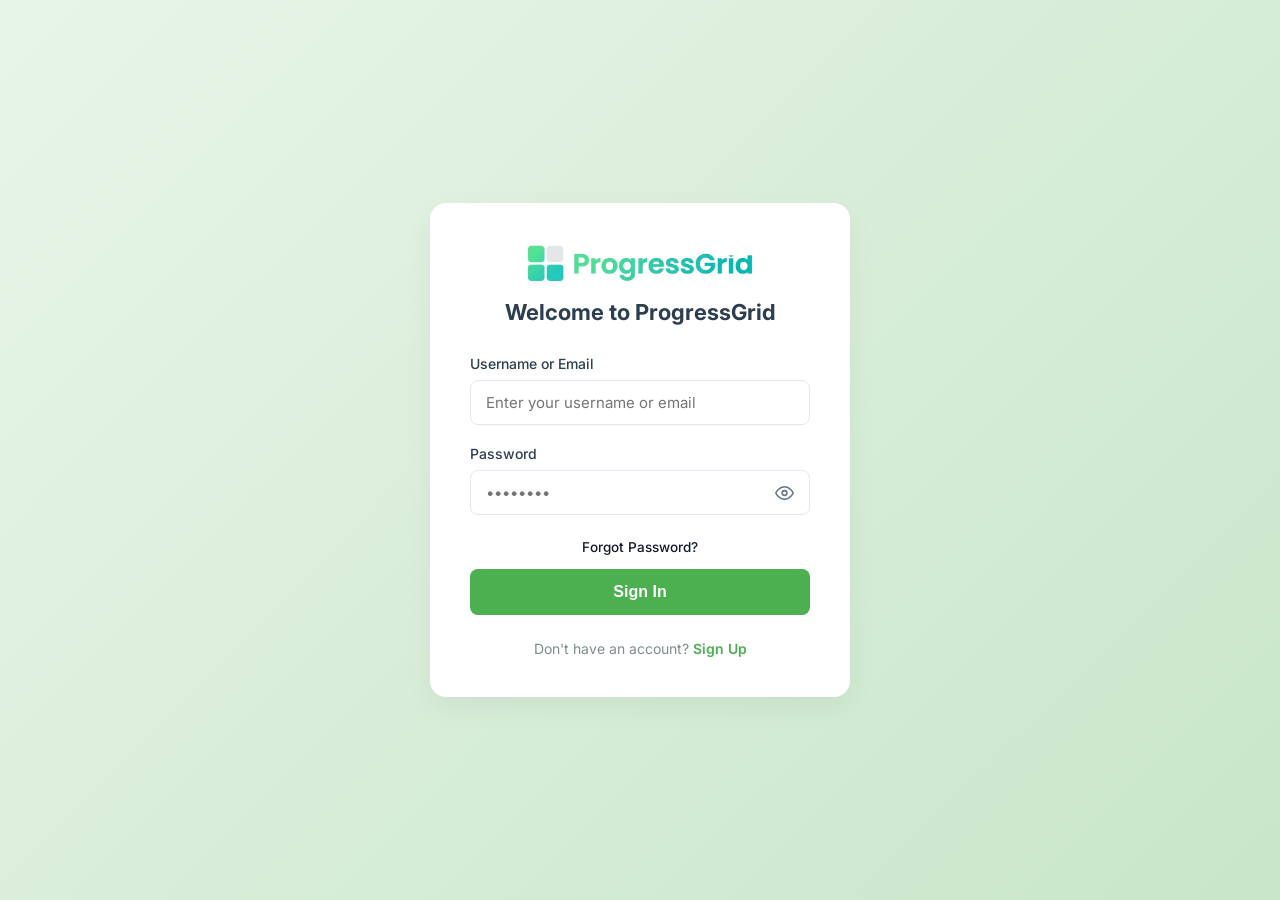
<file: login.html>
<!DOCTYPE html>
<html lang="en">
<head>
    <meta charset="UTF-8">
    <meta name="viewport" content="width=device-width, initial-scale=1.0">
    <meta http-equiv="Cache-Control" content="no-cache, no-store, must-revalidate">
    <meta http-equiv="Pragma" content="no-cache">
    <meta http-equiv="Expires" content="0">
    <title>ProgressGrid - Sign In</title>
    <link href="https://fonts.googleapis.com/css2?family=Inter:wght@300;400;500;600;700&display=swap" rel="stylesheet">
    <link rel="stylesheet" href="base.css?v=20261007-v2">
    <link rel="stylesheet" href="login.css?v=20261007-v2">
</head>
<body>

<div class="auth-container">
    <div class="auth-card">
        <div class="brand">
            <img src="logo.png?v=20" alt="ProgressGrid Logo" class="brand-logo">
            <h2>Welcome to ProgressGrid</h2>
        </div>

        <!-- Login Form -->
        <form id="loginForm" class="auth-form active">
            <div class="form-group">
                <label>Username or Email</label>
                <input type="text" id="loginUsername" required placeholder="Enter your username or email">
            </div>
            <div class="form-group">
                <label>Password</label>
                <div class="password-field-wrapper">
                    <input type="password" id="loginPassword" required placeholder="••••••••">
                    <button type="button" class="btn-toggle-eye" id="toggleLoginPass" aria-label="Toggle password visibility" title="Show or hide password">
                        <svg class="eye-open" width="19" height="19" viewBox="0 0 24 24" fill="none" stroke="currentColor" stroke-width="2" stroke-linecap="round" stroke-linejoin="round">
                            <path d="M1 12s4-8 11-8 11 8 11 8-4 8-11 8-11-8-11-8z"></path>
                            <circle cx="12" cy="12" r="3"></circle>
                        </svg>
                        <svg class="eye-closed" width="19" height="19" viewBox="0 0 24 24" fill="none" stroke="currentColor" stroke-width="2" stroke-linecap="round" stroke-linejoin="round" style="display: none;">
                            <path d="M17.94 17.94A10.07 10.07 0 0 1 12 20c-7 0-11-8-11-8a18.45 18.45 0 0 1 5.06-5.94M9.9 4.24A9.12 9.12 0 0 1 12 4c7 0 11 8 11 8a18.5 18.5 0 0 1-2.16 3.19m-6.72-1.07a3 3 0 1 1-4.24-4.24"></path>
                            <line x1="1" y1="1" x2="23" y2="23"></line>
                        </svg>
                    </button>
                </div>
            </div>
            <p class="error-msg" id="loginError"></p>
            <div class="forgot-container" style="display: flex; justify-content: center; align-items: center; text-align: center; margin: 4px auto 14px auto; width: 100%;">
                <a href="#" id="showForgot" class="forgot-link" style="color: #111827 !important; text-decoration: none !important; font-size: 13.5px; font-weight: 500; cursor: pointer; display: inline-block; text-align: center;">Forgot Password?</a>
            </div>
            <button type="submit" class="btn-primary" style="margin-top: 0;">Sign In</button>
            <p class="switch-mode">Don't have an account? <a href="#" id="showSignup">Sign Up</a></p>
        </form>

        <!-- Signup Form -->
        <form id="signupForm" class="auth-form">
            <div class="form-group">
                <label>Username</label>
                <input type="text" id="signupUsername" required placeholder="Choose a username">
            </div>
            <div class="form-group">
                <label>Email</label>
                <input type="email" id="signupEmail" required placeholder="your@email.com">
            </div>
            <div class="form-group">
                <label>Password</label>
                <div class="password-field-wrapper">
                    <input type="password" id="signupPassword" required minlength="6" placeholder="••••••••">
                    <button type="button" class="btn-toggle-eye" id="toggleSignupPass" aria-label="Toggle password visibility" title="Show or hide password">
                        <svg class="eye-open" width="19" height="19" viewBox="0 0 24 24" fill="none" stroke="currentColor" stroke-width="2" stroke-linecap="round" stroke-linejoin="round">
                            <path d="M1 12s4-8 11-8 11 8 11 8-4 8-11 8-11-8-11-8z"></path>
                            <circle cx="12" cy="12" r="3"></circle>
                        </svg>
                        <svg class="eye-closed" width="19" height="19" viewBox="0 0 24 24" fill="none" stroke="currentColor" stroke-width="2" stroke-linecap="round" stroke-linejoin="round" style="display: none;">
                            <path d="M17.94 17.94A10.07 10.07 0 0 1 12 20c-7 0-11-8-11-8a18.45 18.45 0 0 1 5.06-5.94M9.9 4.24A9.12 9.12 0 0 1 12 4c7 0 11 8 11 8a18.5 18.5 0 0 1-2.16 3.19m-6.72-1.07a3 3 0 1 1-4.24-4.24"></path>
                            <line x1="1" y1="1" x2="23" y2="23"></line>
                        </svg>
                    </button>
                </div>
            </div>
            <p class="error-msg" id="signupError"></p>
            <button type="submit" class="btn-primary">Sign Up</button>
            <p class="switch-mode">Already have an account? <a href="#" id="showLogin">Sign In</a></p>
        </form>

        <!-- Forgot Password Multi-Step Flow -->
        <div id="forgotFormContainer" class="auth-form">
            <!-- Step Indicators -->
            <div class="steps-progress-bar">
                <div class="step-dot active" id="stepDot1" title="Step 1: Enter Username/Email">1</div>
                <div class="step-line" id="stepLine1"></div>
                <div class="step-dot" id="stepDot2" title="Step 2: Enter Email OTP">2</div>
                <div class="step-line" id="stepLine2"></div>
                <div class="step-dot" id="stepDot3" title="Step 3: Set New Password">3</div>
            </div>

            <!-- STEP 1: Request OTP -->
            <form id="forgotStep1Form" class="otp-step active">
                <h3 class="step-title">Reset Your Password</h3>
                <p class="step-description">Enter your username or email address to receive a secure 6-digit verification code.</p>
                <div class="form-group">
                    <label>Username, Email, or User ID</label>
                    <input type="text" id="forgotIdentifier" required placeholder="e.g. your_username or you@email.com">
                </div>
                <p class="error-msg" id="forgotMsg1"></p>
                <button type="submit" class="btn-primary" id="btnSendOtp">
                    <span class="btn-text">Send Verification Code</span>
                    <span class="btn-loader" style="display: none;">Sending...</span>
                </button>
            </form>

            <!-- STEP 2: Verify OTP -->
            <form id="forgotStep2Form" class="otp-step">
                <h3 class="step-title">Verify Email Code</h3>
                <p class="step-description">
                    We sent a 6-digit code to <strong id="displayMaskedEmail">your email</strong>. Enter it below:
                </p>
                <div class="form-group">
                    <label>6-Digit Verification Code (OTP)</label>
                    <input type="text" id="forgotOtp" required maxlength="6" pattern="[0-9]{6}" inputmode="numeric" placeholder="123456" class="otp-input-field" autocomplete="one-time-code">
                </div>
                <p class="error-msg" id="forgotMsg2"></p>
                <button type="submit" class="btn-primary" id="btnVerifyOtp">
                    <span class="btn-text">Verify Code & Proceed</span>
                    <span class="btn-loader" style="display: none;">Verifying...</span>
                </button>
                <div class="resend-row">
                    <span>Didn't get the email?</span>
                    <button type="button" id="btnResendOtp" class="btn-link-action">Resend Code</button>
                    <span id="resendCountdown" class="countdown-text"></span>
                </div>
            </form>

            <!-- STEP 3: Set New Password -->
            <form id="forgotStep3Form" class="otp-step">
                <h3 class="step-title">Set New Password</h3>
                <p class="step-description">Identity verified! Choose a strong new password for your account.</p>
                <div class="form-group">
                    <label>New Password</label>
                    <div class="password-field-wrapper">
                        <input type="password" id="forgotNewPassword" required minlength="6" placeholder="At least 6 characters">
                        <button type="button" class="btn-toggle-eye" id="toggleForgotPass" aria-label="Toggle password visibility" title="Show or hide password">
                            <svg class="eye-open" width="19" height="19" viewBox="0 0 24 24" fill="none" stroke="currentColor" stroke-width="2" stroke-linecap="round" stroke-linejoin="round">
                                <path d="M1 12s4-8 11-8 11 8 11 8-4 8-11 8-11-8-11-8z"></path>
                                <circle cx="12" cy="12" r="3"></circle>
                            </svg>
                            <svg class="eye-closed" width="19" height="19" viewBox="0 0 24 24" fill="none" stroke="currentColor" stroke-width="2" stroke-linecap="round" stroke-linejoin="round" style="display: none;">
                                <path d="M17.94 17.94A10.07 10.07 0 0 1 12 20c-7 0-11-8-11-8a18.45 18.45 0 0 1 5.06-5.94M9.9 4.24A9.12 9.12 0 0 1 12 4c7 0 11 8 11 8a18.5 18.5 0 0 1-2.16 3.19m-6.72-1.07a3 3 0 1 1-4.24-4.24"></path>
                                <line x1="1" y1="1" x2="23" y2="23"></line>
                            </svg>
                        </button>
                    </div>
                </div>
                <div class="form-group">
                    <label>Confirm New Password</label>
                    <div class="password-field-wrapper">
                        <input type="password" id="forgotConfirmPassword" required minlength="6" placeholder="Re-enter new password">
                        <button type="button" class="btn-toggle-eye" id="toggleForgotConfirmPass" aria-label="Toggle password visibility" title="Show or hide password">
                            <svg class="eye-open" width="19" height="19" viewBox="0 0 24 24" fill="none" stroke="currentColor" stroke-width="2" stroke-linecap="round" stroke-linejoin="round">
                                <path d="M1 12s4-8 11-8 11 8 11 8-4 8-11 8-11-8-11-8z"></path>
                                <circle cx="12" cy="12" r="3"></circle>
                            </svg>
                            <svg class="eye-closed" width="19" height="19" viewBox="0 0 24 24" fill="none" stroke="currentColor" stroke-width="2" stroke-linecap="round" stroke-linejoin="round" style="display: none;">
                                <path d="M17.94 17.94A10.07 10.07 0 0 1 12 20c-7 0-11-8-11-8a18.45 18.45 0 0 1 5.06-5.94M9.9 4.24A9.12 9.12 0 0 1 12 4c7 0 11 8 11 8a18.5 18.5 0 0 1-2.16 3.19m-6.72-1.07a3 3 0 1 1-4.24-4.24"></path>
                                <line x1="1" y1="1" x2="23" y2="23"></line>
                            </svg>
                        </button>
                    </div>
                </div>
                <p class="error-msg" id="forgotMsg3"></p>
                <button type="submit" class="btn-primary" id="btnSubmitNewPassword">
                    <span class="btn-text">Save New Password</span>
                    <span class="btn-loader" style="display: none;">Updating...</span>
                </button>
            </form>

            <p class="switch-mode" style="margin-top: 20px;">
                Remembered your password? <a href="#" id="cancelForgot">Sign In</a>
            </p>
        </div>
    </div>
</div>

<script src="config.js?v=20261007-v2"></script>
<script src="login.js?v=20261007-v2"></script>
</body>
</html>
</file>
<file: base.css>
/* Shared by every page. Load before style.css / login.css, which add page-specific rules. */
:root {
    --card-bg: #ffffff;
    --text-main: #2c3e50;
    --text-muted: #7f8c8d;
    --primary-color: #4CAF50;
    --primary-hover: #45a049;
    --border-color: #e2e8f0;
    --font-family: 'Inter', sans-serif;
}

* {
    box-sizing: border-box;
    margin: 0;
    padding: 0;
}

body {
    font-family: var(--font-family);
    color: var(--text-main);
}

.btn-primary {
    background: var(--primary-color);
    color: white;
    border: none;
    border-radius: 8px;
    cursor: pointer;
    transition: background 0.2s;
}

.btn-primary:hover {
    background: var(--primary-hover);
}

.form-group label {
    display: block;
    font-size: 14px;
    font-weight: 500;
}
</file>
<file: login.css>
:root {
    --bg-color: #e8f5e9;
}


body {
    background: linear-gradient(135deg, #e8f5e9 0%, #c8e6c9 100%);
    min-height: 100vh;
    display: flex;
    align-items: center;
    justify-content: center;
}

.auth-container {
    width: 100%;
    padding: 20px;
    display: flex;
    justify-content: center;
}

.auth-card {
    background: var(--card-bg);
    width: 100%;
    max-width: 420px;
    padding: 40px;
    border-radius: 16px;
    box-shadow: 0 10px 30px rgba(0,0,0,0.05);
}

.brand {
    text-align: center;
    margin-bottom: 30px;
}

.brand-logo {
    max-width: 230px;
    width: 100%;
    height: auto;
    margin: 0 auto 15px auto;
    display: block;
}

.brand h2 {
    font-size: 22px;
    color: var(--text-main);
    margin-bottom: 5px;
}

.brand p {
    font-size: 14px;
    color: var(--text-muted);
}

.auth-form {
    display: none;
    flex-direction: column;
}

.auth-form.active {
    display: flex;
    animation: fadeIn 0.3s ease;
}

@keyframes fadeIn {
    from { opacity: 0; transform: translateY(5px); }
    to { opacity: 1; transform: translateY(0); }
}

.form-group {
    margin-bottom: 20px;
}

.form-group label {
    margin-bottom: 8px;
    color: var(--text-main);
}

.forgot-container {
    display: flex;
    justify-content: center;
    align-items: center;
    text-align: center;
    width: 100%;
    margin: 4px auto 14px auto;
}

.forgot-link,
a.forgot-link,
a.forgot-link:link,
a.forgot-link:visited,
a.forgot-link:focus,
a.forgot-link:active {
    font-size: 13.5px;
    color: #111827 !important;
    text-decoration: none !important;
    font-weight: 500;
    cursor: pointer;
    display: inline-block;
    text-align: center;
    transition: color 0.15s ease, opacity 0.15s ease;
}

.forgot-link:hover,
a.forgot-link:hover {
    color: #000000 !important;
    text-decoration: underline !important;
}

.form-group input {
    width: 100%;
    padding: 12px 15px;
    border: 1px solid var(--border-color);
    border-radius: 8px;
    font-size: 15px;
    font-family: var(--font-family);
    outline: none;
    transition: border-color 0.2s, box-shadow 0.2s;
}

.form-group input:focus {
    border-color: var(--primary-color);
    box-shadow: 0 0 0 3px rgba(76, 175, 80, 0.12);
}

.password-field-wrapper {
    position: relative;
    display: flex;
    align-items: center;
    width: 100%;
}

.password-field-wrapper input {
    width: 100%;
    padding-right: 44px; /* prevents text from hiding under the eye button */
}

/* Hide Microsoft Edge / IE native reveal and clear icons so only one eye icon is visible */
input[type="password"]::-ms-reveal,
input[type="password"]::-ms-clear,
.password-field-wrapper input::-ms-reveal,
.password-field-wrapper input::-ms-clear {
    display: none !important;
    width: 0 !important;
    height: 0 !important;
    pointer-events: none !important;
}

.btn-toggle-eye {
    position: absolute;
    right: 10px;
    top: 50%;
    transform: translateY(-50%);
    background: transparent;
    border: none;
    cursor: pointer;
    padding: 6px;
    display: flex;
    align-items: center;
    justify-content: center;
    color: #64748b;
    border-radius: 6px;
    transition: color 0.15s ease, background-color 0.15s ease;
}

.btn-toggle-eye:hover {
    color: #0f172a;
    background-color: #f1f5f9;
}

.btn-toggle-eye:focus {
    outline: none;
    color: var(--primary-color);
}

.btn-primary {
    width: 100%;
    padding: 14px;
    font-size: 16px;
    font-weight: 600;
    margin-top: 0;
}


.switch-mode {
    text-align: center;
    margin-top: 25px;
    font-size: 14px;
    color: var(--text-muted);
}

.switch-mode a {
    color: var(--primary-color);
    text-decoration: none;
    font-weight: 600;
}

.switch-mode a:hover {
    text-decoration: underline;
}

.error-msg {
    color: #e74c3c;
    font-size: 13px;
    text-align: center;
    min-height: 0;
    margin: 0;
}

.error-msg:not(:empty) {
    min-height: 18px;
    margin-top: -6px;
    margin-bottom: 8px;
}

/* Multi-Step OTP Wizard Styles */
.steps-progress-bar {
    display: flex;
    align-items: center;
    justify-content: center;
    margin-bottom: 24px;
    gap: 8px;
}

.step-dot {
    width: 32px;
    height: 32px;
    border-radius: 50%;
    background-color: #f1f5f9;
    color: #64748b;
    display: flex;
    align-items: center;
    justify-content: center;
    font-size: 13px;
    font-weight: 700;
    border: 2px solid #e2e8f0;
    transition: all 0.25s ease;
}

.step-dot.active {
    background-color: var(--primary-color, #4f46e5);
    color: #ffffff;
    border-color: var(--primary-color, #4f46e5);
    box-shadow: 0 0 0 3px rgba(79, 70, 229, 0.2);
}

.step-dot.completed {
    background-color: #10b981;
    color: #ffffff;
    border-color: #10b981;
}

.step-line {
    flex: 1;
    max-width: 45px;
    height: 3px;
    background-color: #e2e8f0;
    border-radius: 2px;
    transition: background-color 0.25s ease;
}

.step-line.active {
    background-color: var(--primary-color, #4f46e5);
}

.otp-step {
    display: none;
    flex-direction: column;
}

.otp-step.active {
    display: flex;
    animation: fadeIn 0.3s ease;
}

.step-title {
    font-size: 18px;
    font-weight: 700;
    color: var(--text-main, #0f172a);
    text-align: center;
    margin: 0 0 6px 0;
}

.step-description {
    font-size: 13.5px;
    color: var(--text-muted, #64748b);
    text-align: center;
    margin: 0 0 20px 0;
    line-height: 1.45;
}

.otp-input-field {
    text-align: center !important;
    font-size: 24px !important;
    font-weight: 700 !important;
    letter-spacing: 8px !important;
    padding: 12px 16px !important;
    background-color: #f8fafc !important;
    border: 2px solid #cbd5e1 !important;
    border-radius: 10px !important;
    transition: border-color 0.2s, box-shadow 0.2s;
}

.otp-input-field:focus {
    border-color: var(--primary-color, #4f46e5) !important;
    box-shadow: 0 0 0 3px rgba(79, 70, 229, 0.15) !important;
    background-color: #ffffff !important;
}

.resend-row {
    display: flex;
    align-items: center;
    justify-content: center;
    gap: 6px;
    margin-top: 14px;
    font-size: 13px;
    color: var(--text-muted, #64748b);
}

.btn-link-action {
    background: none;
    border: none;
    color: var(--primary-color, #4f46e5);
    font-weight: 600;
    font-size: 13px;
    cursor: pointer;
    padding: 0;
    text-decoration: none;
}

.btn-link-action:hover:not(:disabled) {
    text-decoration: underline;
}

.btn-link-action:disabled {
    color: #94a3b8;
    cursor: not-allowed;
}

.countdown-text {
    font-size: 12.5px;
    color: #94a3b8;
    font-weight: 500;
}
</file>
